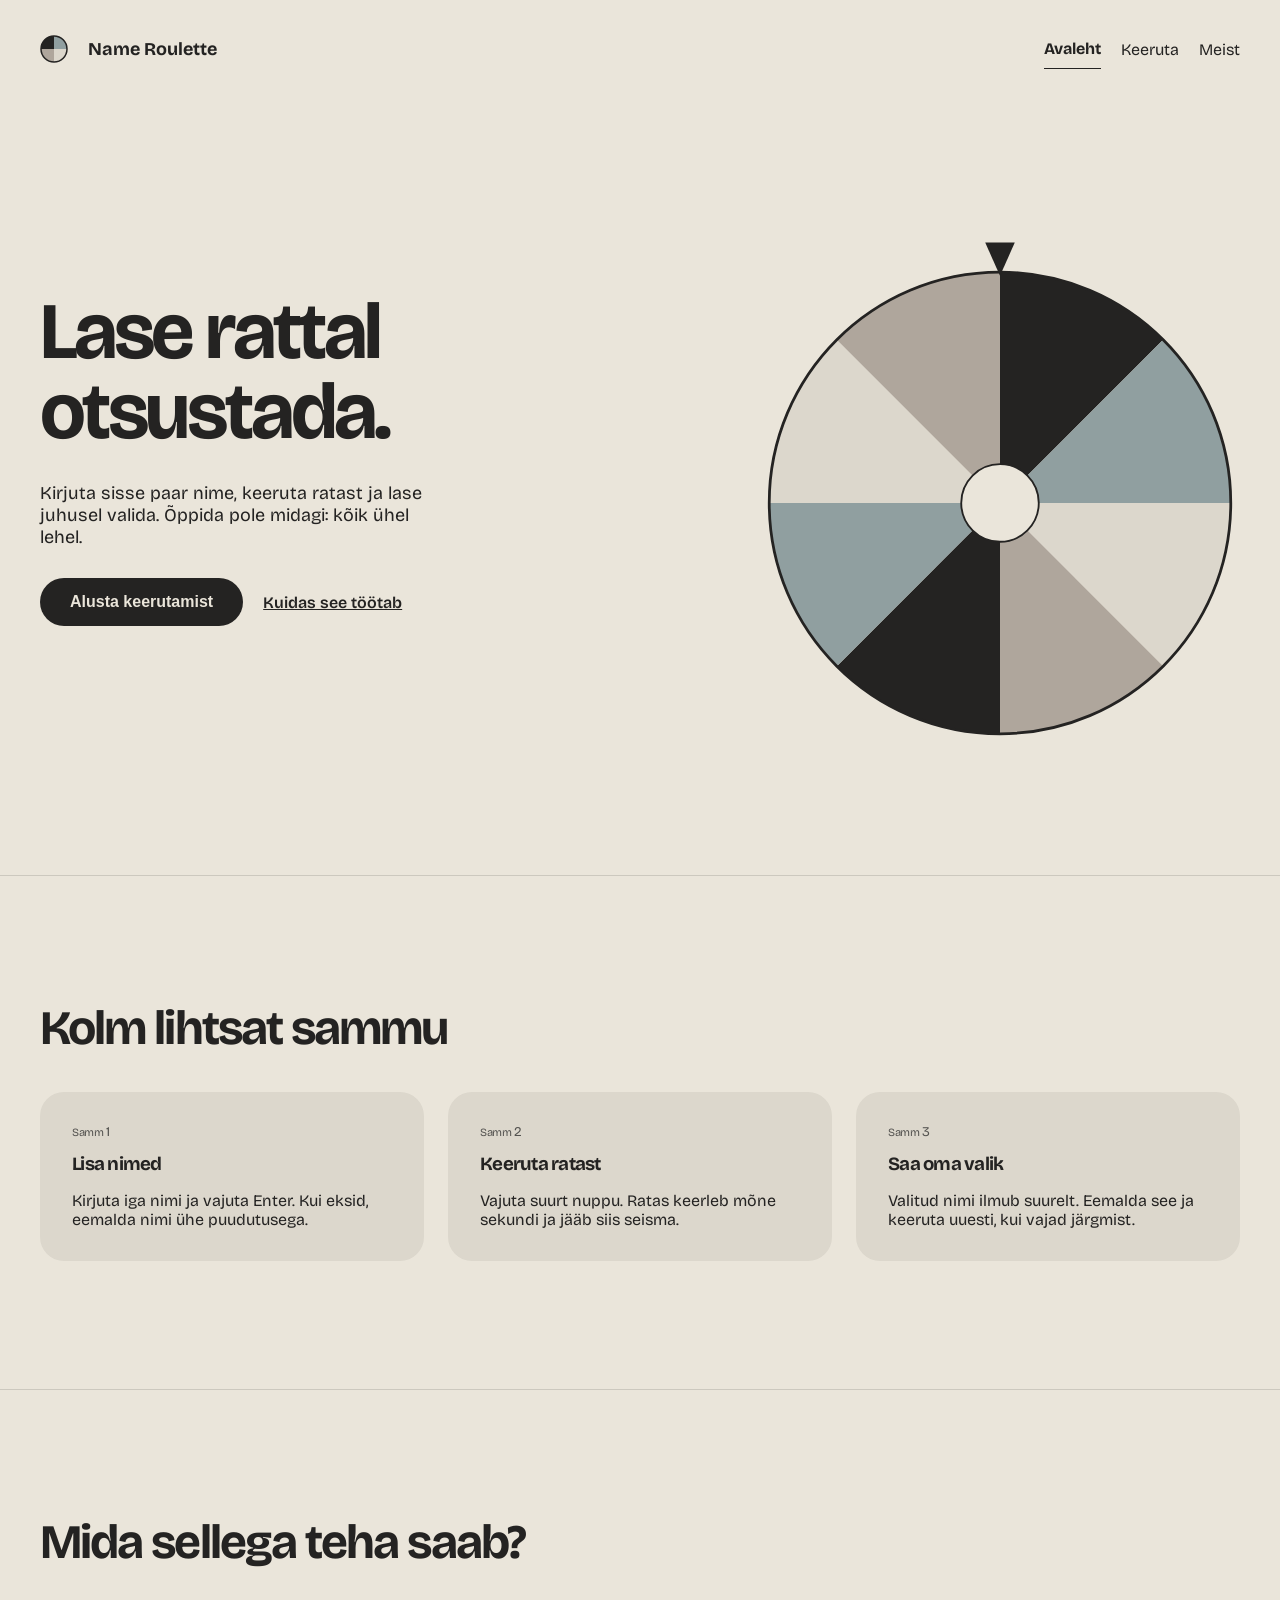
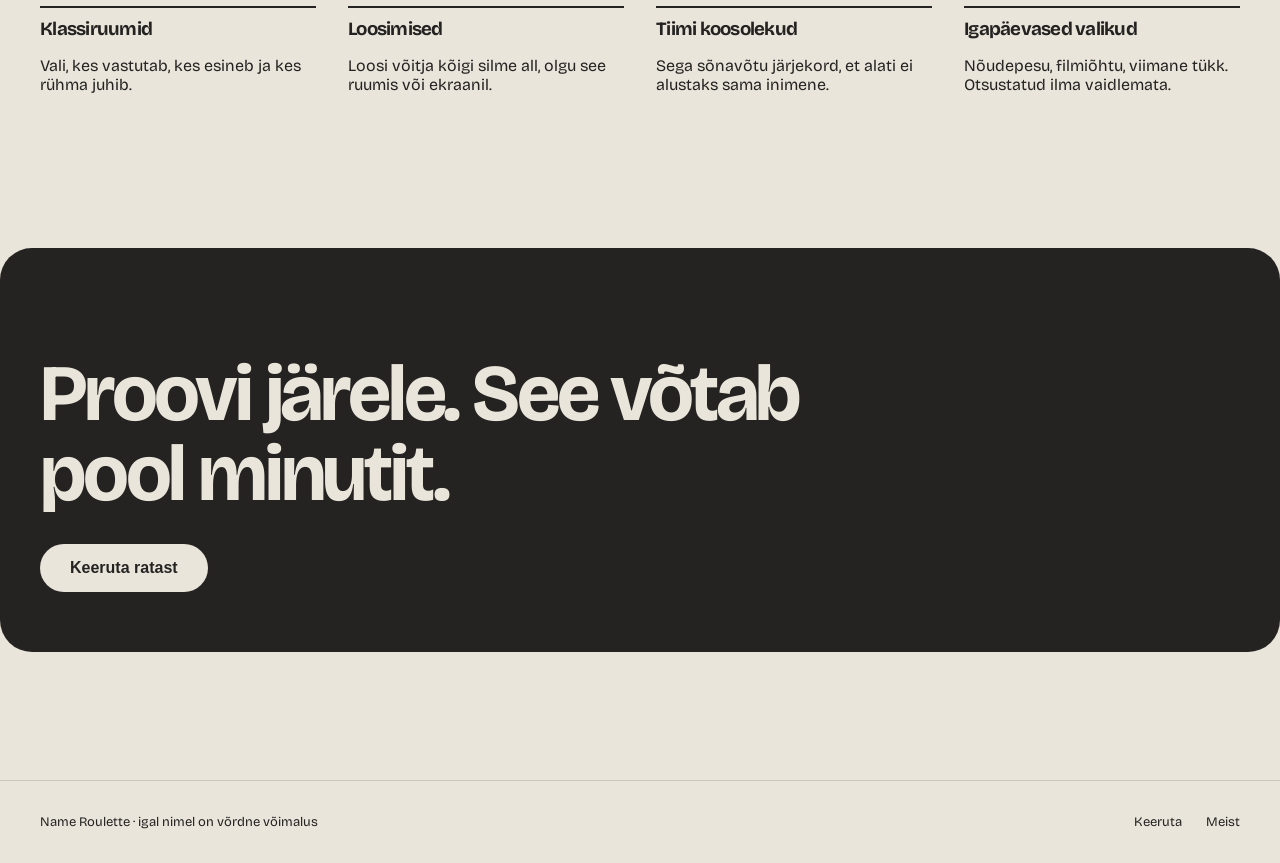
<file: public/index.html>
<!DOCTYPE html>
<html lang="et">
<head>
    <meta charset="UTF-8">
    <title>Name Roulette</title>
    <link rel="stylesheet" href="css/main.css">
    <meta name="viewport" content="width=device-width, initial-scale=1.0">
</head>
<body>
    <header>
        <div class="full-logo"><img src="./media/logo.svg" alt="Low fidelity roulette">
            <p>Name Roulette</p>
        </div>
        <div class="nav">
            <a class="active" href="">Avaleht</a>
            <a href="./main.html">Keeruta</a>
            <a href="./about.html">Meist</a>
        </div>
    </header>
    <section class="hero">
        <div class="h-left">
            <h1>Lase rattal otsustada.</h1>
            <p>Kirjuta sisse paar nime, keeruta ratast ja lase juhusel valida. Õppida pole midagi: kõik ühel lehel.</p>
            <div class="h-buttons">
                <!-- "cta" = call to action -->
                <button class="cta" id="cta-btn">
                    Alusta keerutamist
                </button>
                <a href="#howto">Kuidas see töötab</a>
            </div>
        </div>
        <div class="h-right">
            <!-- Teeb selle ka vajutavaks nupuks -> keeruta lehele -->
            <img src="./media/hero.svg" alt="depiction of a roulette">
        </div>
    </section>
    <div class="line"></div>
    <section id="howto" class="howto">
        <h2>Kolm lihtsat sammu</h2>
        <div class="howto-container">
            <div class="step">
                <p class="count"><span>Samm</span> 1</p>
                <h3>Lisa nimed</h3>
                <p class="inner">Kirjuta iga nimi ja vajuta Enter. Kui eksid, eemalda nimi ühe puudutusega.</p>
            </div>
            <div class="step">
                <p class="count"><span>Samm</span> 2</p>
                <h3>Keeruta ratast</h3>
                <p class="inner">Vajuta suurt nuppu. Ratas keerleb mõne sekundi ja jääb siis seisma.</p>
            </div>
            <div class="step">
                <p class="count"><span>Samm</span> 3</p>
                <h3>Saa oma valik</h3>
                <p class="inner">Valitud nimi ilmub suurelt. Eemalda see ja keeruta uuesti, kui vajad järgmist.</p>
            </div>
        </div>
    </section>
    <div class="line"></div>
    <section class="info">
        <h2>Mida sellega teha saab?</h2>
        <div class="info-container">
            <div class="step">
                <h3>Klassiruumid</h3>
                <p>Vali, kes vastutab, kes esineb ja kes rühma juhib.</p>
            </div>
            <div class="step">
                <h3>Loosimised</h3>
                <p>Loosi võitja kõigi silme all, olgu see ruumis või ekraanil.</p>
            </div>
            <div class="step">
                <h3>Tiimi koosolekud</h3>
                <p>Sega sõnavõtu järjekord, et alati ei alustaks sama inimene.</p>
            </div>
            <div class="step">
                <h3>Igapäevased valikud</h3>
                <p>Nõudepesu, filmiõhtu, viimane tükk. Otsustatud ilma vaidlemata.</p>
            </div>
        </div>
    </section>
    <section class="tryout">
        <!-- SEO ja dokumendi ligipääsetavuse hierarhia jaoks ei soovita siin h1 kasutada-->
        <h2 class="h1-style">Proovi järele. See võtab<br> pool minutit.</h2>
        <!-- inverted call to action -->
        <button class="cta-inv">Keeruta ratast</button>
    </section>
    <div class="line"></div>
    <footer>
        <p class="slogan">
            Name Roulette · igal nimel on võrdne võimalus
        </p>
        <div class="links">
            <a href="./main.html">Keeruta</a>
            <a href="./about.html">Meist</a>
        </div>
    </footer>
</body>
</html>
</file>
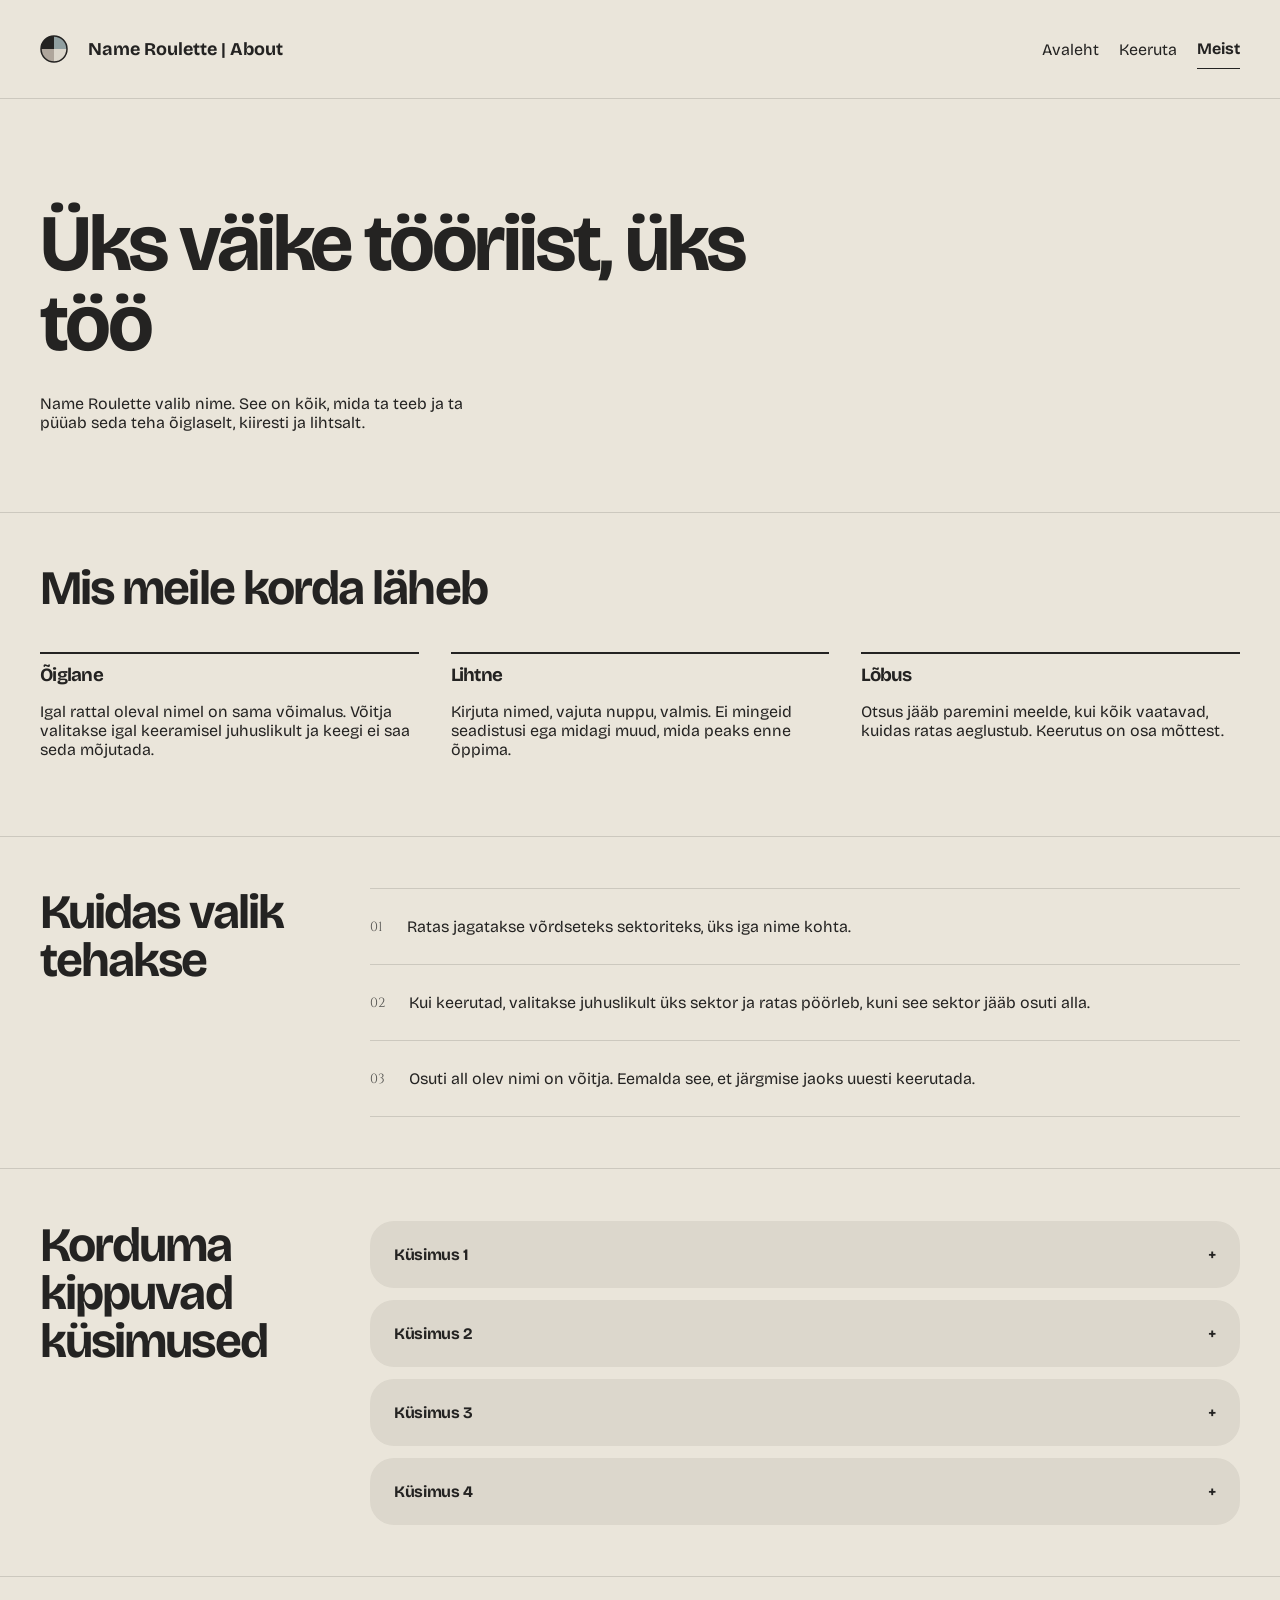
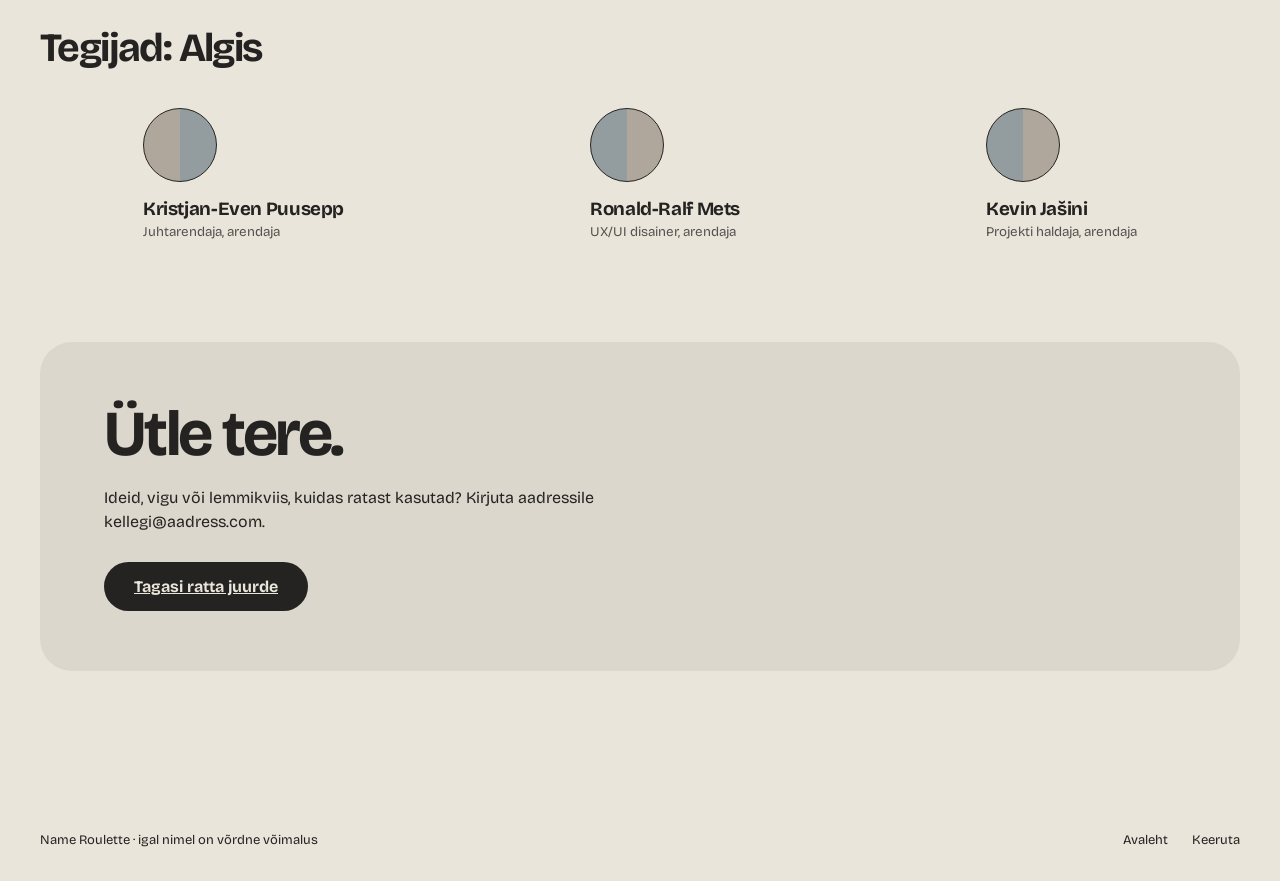
<file: public/about.html>
<!DOCTYPE html>
<html lang="et">
<head>
    <meta charset="UTF-8">
    <title>Name Roulette</title>
    <link rel="stylesheet" href="css/main.css">
    <meta name="viewport" content="width=device-width, initial-scale=1.0">
</head>
<body>
    <header>
        <div class="full-logo"><img src="./media/logo.svg" alt="Low fidelity roulette">
            <p>Name Roulette | About</p>
        </div>
        <div class="nav">
            <a href="./index.html">Avaleht</a>
            <a href="./main.html">Keeruta</a>
            <a class="active" href="">Meist</a>
        </div>
    </header>
    <div class="line"></div>
    <section class="about-hero">
        <div class="h-left">
            <h1>Üks väike tööriist, üks <br>töö</h1>
            <p>Name Roulette valib nime. See on kõik, mida ta teeb ja ta <br>püüab seda teha õiglaselt, kiiresti ja lihtsalt.</p>
        </div>
    </section>
    <div class="line"></div>
    <section class="about-info">
        <h2>Mis meile korda läheb</h2>
        <div class="about-info-container">
            <div class="step">
                <h3>Õiglane</h3>
                <p>Igal rattal oleval nimel on sama võimalus. Võitja valitakse igal keeramisel juhuslikult ja keegi ei saa seda mõjutada.</p>
            </div>
            <div class="step">
                <h3>Lihtne</h3>
                <p>Kirjuta nimed, vajuta nuppu, valmis. Ei mingeid seadistusi ega midagi muud, mida peaks enne õppima.</p>
            </div>
            <div class="step">
                <h3>Lõbus</h3>
                <p>Otsus jääb paremini meelde, kui kõik vaatavad, kuidas ratas aeglustub. Keerutus on osa mõttest.</p>
            </div>
        </div>
    </section>
    <div class="line"></div>
    <section class="process">
        <h2>Kuidas valik tehakse</h2>
        <ol class="process-list">
            <li>
                <span class="number">01</span>
                <p>Ratas jagatakse võrdseteks sektoriteks, üks iga nime kohta.</p>
            </li>
            <li>
                <span class="number">02</span>
                <p>Kui keerutad, valitakse juhuslikult üks sektor ja ratas pöörleb, kuni see sektor jääb osuti alla.</p>
            </li>
            <li>
                <span class="number">03</span>
                <p>Osuti all olev nimi on võitja. Eemalda see, et järgmise jaoks uuesti keerutada.</p>
            </li>
        </ol>
    </section>
    <div class="line"></div>
    <section class="faq">
        <h2>Korduma kippuvad küsimused</h2>
        <div class="faq-list">
            <details class="faq-item">
                <summary>Küsimus 1</summary>
                <p>Vastus 1</p>
            </details>
            <details class="faq-item">
                <summary>Küsimus 2</summary>
                <p>Vastus 2</p>
            </details>
            <details class="faq-item">
                <summary>Küsimus 3</summary>
                <p>Vastus 3</p>
            </details>
            <details class="faq-item">
                <summary>Küsimus 4</summary>
                <p>Vastus 4</p>
            </details>
        </div>
    </section>
    <div class="line"></div>
    <section class="team">
        <h2>Tegijad: Algis</h2>
        <div class="team-list">
            <div class="member">
                <div class="avatar"></div>
                <h3>Kristjan-Even Puusepp</h3>
                <p>Juhtarendaja, arendaja</p>
            </div>
            <div class="member">
                <div class="avatar flip"></div>
                <h3>Ronald-Ralf Mets</h3>
                <p>UX/UI disainer, arendaja</p>
            </div>
            <div class="member">
                <div class="avatar flip"></div>
                <h3>Kevin Jašini</h3>
                <p>Projekti haldaja, arendaja</p>
            </div>
        </div>
    </section>
    <section class="contact">
        <div class="contact-card">
            <h2>Ütle tere.</h2>
            <p>Ideid, vigu või lemmikviis, kuidas ratast kasutad? Kirjuta aadressile kellegi@aadress.com.</p>
            <a class="cta" href="/public/main.html">Tagasi ratta juurde</a>
        </div>
    </section>
    <footer>
        <p class="slogan">
            Name Roulette · igal nimel on võrdne võimalus
        </p>
        <div class="links">
            <a href="./index.html">Avaleht</a>
            <a href="./main.html">Keeruta</a>
        </div>
    </footer>
</body>
</html>
</file>
<file: public/css/main.css>
@import url('https://fonts.googleapis.com/css2?family=Bricolage+Grotesque:opsz,wght@12..96,200..800&family=Cinzel:wght@400..900&display=swap');

body {
    font-family: 'Bricolage Grotesque', sans-serif;
    font-optical-sizing: auto;
    font-style: normal;


    max-width: 1400px;
    display: flex;
    flex-direction: column;
    margin: auto;
    background-color: #EAE5DA;
    color: #242322;
    overflow-x: hidden;

}
header {
    display: flex;
    align-items: center;
    justify-content: space-between;
    padding: 20px 40px;
}
.full-logo {
    display: flex;
    flex-direction: row;
    align-items: center;
    gap: 20px;
}
.full-logo p {
    font-weight: bold;
    font-size: large;
}
header .nav{
    display: flex;
    flex-direction: row;
    align-items: center;
    gap: 20px;
}
header .nav a {
    text-decoration: none;
    color: inherit;
}
header .nav a.active {
    border-bottom: 1px solid;
    padding-bottom: 10px;
    transform: translatey(5px);
    font-weight: bold;
}
.hero {
    display: flex;
    flex-direction: row;
    padding: 0 40px;
    justify-content: space-between;
    margin-top: 10%;
    padding-bottom: 10%;
}
.hero .h-left {
    max-width: 400px;
}
h1 {
    font-size: 5em;
    line-height: 1;
    letter-spacing: -0.04em;
    margin-bottom: 30px;
}
.h1-style {
    font-size: 5em;
    line-height: 1;
    letter-spacing: -0.04em;
    margin-bottom: 30px;
}
h2 {
    font-size: 3em;
    line-height: 1;
    letter-spacing: -0.04em;
}

.hero .h-left p {
    font-size: large;
}
.cta {
    padding: 15px 30px;
    border-radius: 100px;
    font-size: inherit;
    background-color: #242322;
    color: #EAE5DA;
    border: none;
    cursor: pointer;
    font-weight: bold;

}
.hero .h-buttons {
    display: flex;
    flex-direction: row;
    align-items: center;
    margin-top: 30px;
}
.hero .h-buttons a{
    color: inherit;
    margin: 0 20px;
    font-weight: 600;
}
.hero .h-right img {
    width: 480px;
}

.line {
    width: 100%;
    height: 1px;
    background: #CCC8BE;
}
.howto {
    padding: 10% 40px;
}

.howto-container {
    display: flex;
    align-items: center;
    justify-content: center;
    gap: 24px;
}

.step {
    display: flex;
    flex-direction: column;
    background-color: #DCD7CC;
    padding: 32px;
    border-radius: 24px;
    width: 100%;
}

.howto h3 {
    margin: 0;
    letter-spacing: -0.04em;
}
.howto h2 {
    margin-top: 0;
}
.howto-container .step span {
    color: #545350;
    font-size: smaller;
    letter-spacing: -0.04em;
}
.howto-container .step .count {
    color: #545350;
    font-size: smaller;
    margin-top: 0;
}
.howto-container .inner {
    margin-bottom: 0;
}
.info {
    padding: 10% 40px;
}
.info h2 {
    margin-top: 0;
}
.info h3 {
    margin: 0;
    letter-spacing: -0.04em;
}
.info-container {
    display: flex;
    flex-direction: row;
    align-items: flex-start;
    gap: 32px;
}
.info .step {
    background: none;
    border-top: 2px solid;
    border-radius: 0;
    padding: 10px 0;
}
.tryout {
    display: flex;
    flex-direction: column;
    align-items: flex-start;
    border-radius: 32px;
    background-color: #242322;
    color: #EAE5DA;
    padding: 40px;
    margin-bottom: 10%;
    padding-bottom: 60px;
}
.cta-inv {
    padding: 15px 30px;
    border-radius: 100px;
    font-size: inherit;
    background-color: #EAE5DA;
    color: #242322;
    border: none;
    cursor: pointer;
    font-weight: bold;
}

footer {
    display: flex;
    justify-content: space-between;
    align-items: center;
    padding: 20px 40px;
    font-size: small;
}

footer a {
    text-decoration: none;
    color: inherit;
}
footer .links {
    display: flex;
    gap: 24px;
}

/* ABOUT PAGE*/
.about-hero {
    padding: 3% 40px 5%;
}

.about-info {
    padding: 4% 40px;
}
.about-info h2 {
    margin-top: 0;
}
.about-info h3 {
    margin: 0;
    letter-spacing: -0.04em;
}
.about-info-container {
    display: flex;
    flex-direction: row;
    align-items: flex-start;
    gap: 32px;
}
.about-info .step {
    background: none;
    border-top: 2px solid;
    border-radius: 0;
    padding: 10px 0;
}
.process {
    display: grid;
    grid-template-columns: 1fr 3fr;
    gap: 40px;
    align-items: start;
    padding: 4% 40px;
}
.process h2 {
    margin: 0;
}
.process-list {
    list-style: none;
    margin: 0;
    padding: 0;
    border-bottom: 1px solid #CCC8BE;
}
.process-list li {
    display: flex;
    align-items: center;
    gap: 24px;
    padding: 28px 0;
    border-top: 1px solid #CCC8BE;
}
.process-list .number {
    font-family: 'Cinzel', serif;
    font-size: smaller;
    color: #545350;
}
.process-list p {
    margin: 0;
}
.faq {
    display: grid;
    grid-template-columns: 1fr 3fr;
    gap: 40px;
    align-items: start;
    padding: 4% 40px;
}
.faq h2 {
    margin: 0;
}
.faq-list {
    display: flex;
    flex-direction: column;
    gap: 12px;
}
.faq-item {
    background-color: #DCD7CC;
    border-radius: 24px;
    padding: 0;
    overflow: hidden;
    transition: background-color 0.2s;
}
.faq-item[open] {
background-color: #D3CEC2;
}
@media (hover: hover) {
    .faq-item:hover {
        background-color: #D3CEC2;
    }
}
.faq-item:hover,
.faq-item[open] {
    background-color: #D3CEC2;
}
.faq-item summary {
    display: flex;
    justify-content: space-between;
    align-items: center;
    font-weight: bold;
    letter-spacing: -0.02em;
    cursor: pointer;
    list-style: none;
    padding: 24px;
}
.faq-item summary::after {
    content: "+";
}
.faq-item summary::-webkit-details-marker {
    display: none;
}
.faq-item[open] summary::after {
    content: "−";
}
.faq-item p {
    margin: 0;
    padding: 0 24px 24px;
    color: #545350;
    font-size: smaller;
}
.team {
    padding: 4% 40px;
}
.team h2 {
    margin: 0 0 40px;
    font-size: 2.5em;
}
.team-list {
    display: flex;
    justify-content: space-around;
    gap: 40px;
}
.member .avatar {
    width: 72px;
    height: 72px;
    border-radius: 50%;
    border: 1.5px solid #242322;
    background: linear-gradient(90deg, #AFA79C 50%, #939DA0 50%);
    margin-bottom: 16px;
}
.member .avatar.flip {
    background: linear-gradient(90deg, #939DA0 50%, #AFA79C 50%);
}
.member h3 {
    margin: 0 0 4px;
    letter-spacing: -0.02em;
}
.member p {
    margin: 0;
    font-size: smaller;
    color: #545350;
}
.contact {
    padding: 4% 40px 10%;
}
.contact-card {
    display: flex;
    flex-direction: column;
    align-items: flex-start;
    background-color: #DCD7CC;
    border-radius: 32px;
    padding: 60px 64px;
}
.contact-card h2 {
    font-size: 4em;
    margin: 0 0 20px;
}
.contact-card p {
    max-width: 500px;
    margin: 0 0 28px;
    line-height: 1.5;
}

/*MOBILE*/

@media (max-width: 999px) {
    .hero .h-right img {
        width: 380px;

    }
}

@media (max-width: 800px) {
    body {
    }

    .hero .h-right img {
        width: 380px;
        transform: translateX(40%);
        position: absolute;
        right: 0;
        z-index: -1;
        filter: opacity(0.2) blur(2px);
    }

    .howto-container {
        flex-direction: column;
        gap: 10px;
    }

    .howto-container .step {
        width: auto;
    }

    .howto-container > div:nth-child(1) {
        transform: translate(-10px, 0);
    }

    .howto-container > div:nth-child(2) {
        transform: translate(10px, 0);
    }

    .howto-container > div:nth-child(3) {
        transform: translate(30px, 0);
    }

    .info-container {
        flex-direction: column;

    }

    .full-logo p {
        display: none;
    }

    .hero .h-buttons a {
        margin-right: 0;

    }

        .about-hero h1 {
        font-size: 3em;
    }
    .about-hero {
        padding-left: 20px;
        padding-right: 20px;
    }

    .about-info h2,
    .process h2,
    .faq h2 {
        font-size: 2em;
    }

    .about-info,
    .process,
    .faq,
    .team,
    .contact {
        padding-left: 20px;
        padding-right: 20px;
    }

    .process-list li {
        align-items: flex-start;
        gap: 16px;
        padding: 20px 0;
    }

    .team h2 {
        font-size: 2em;
    }

    .about-info-container {
        flex-direction: column;
    }

    .process {
        grid-template-columns: 1fr;
        gap: 24px; 
    }

    .faq {
        grid-template-columns: 1fr;
        gap: 24px;
    }

    .team-list {
        flex-direction: column;
        gap: 32px;
    }

    .contact-card {
        padding: 40px 24px;
    }
    .contact-card h2 {
        font-size: 3em;
    }
}


/*main.html*/

.roulette-page,
.roulette-page * {
    box-sizing: border-box;
}

.roulette-page button,
.roulette-page input {
    font: inherit;
}

.roulette-page button {
    cursor: pointer;
}

.roulette-page {
    display: grid;
    grid-template-columns: minmax(0, 410px) minmax(0, 510px);
    gap: 80px;
    align-items: start;

    width: 100%;
    max-width: 1080px;

    margin: 0 auto;
    padding: 115px 40px 125px;
}

/*vasak pool*/

.roulette-page .roulette-info h1 {
    font-size: 58px;
    line-height: 1.05;
    letter-spacing: -0.05em;
    margin: 0 0 16px;
    white-space: nowrap;
}

.roulette-intro {
    font-size: 17px;
    margin: 0;
    line-height: 1.5;
}

/*lühike juhend*/

.roulette-instructions {
    list-style: none;
    display: flex;
    flex-direction: column;
    gap: 12px;

    padding: 0;
    margin: 28px 0;
}

.roulette-instructions li {
    display: flex;
    align-items: center;
    gap: 12px;
    font-size: 15px;
}

.instruction-num {
    display: flex;
    justify-content: center;
    align-items: center;

    width: 24px;
    height: 24px;
    flex-shrink: 0;

    border-radius: 50%;
    background-color: #DCD7CC;
    color: #545350;

    font-size: 12px;
    font-weight: bold;
}

/*nime lisamine*/

.names-editor label {
    display: block;
    margin-bottom: 8px;
    font-size: 16px;
    font-weight: bold;
}

.name-entry {
    display: flex;
    gap: 10px;
    width: 100%;
}

.name-entry input {
    flex: 1;
    min-width: 0;
    height: 50px;

    padding: 0 15px;
    border: 2px solid #242322;
    border-radius: 12px;
    outline: none;

    background: transparent;
    color: #242322;
}

.name-entry input:focus {
    border-color: #939DA0;
}

.add-button {
    padding: 0 23px;
    border: none;
    border-radius: 12px;

    background-color: #242322;
    color: #EAE5DA;

    font-weight: bold;
}

.name-hint {
    margin: 8px 0 0;
    color: #545350;
    font-size: 12px;
}

/*Nimekirja pealkiri ja nupud */

.names-header {
    display: flex;
    justify-content: space-between;
    align-items: center;
    gap: 12px;

    margin-top: 28px;
    margin-bottom: 15px;
}

.roulette-page .names-header h2 {
    margin: 0;
    font-size: 16px;
    letter-spacing: normal;
    font-weight: bold;
}

.names-actions {
    display: flex;
    gap: 16px;
}

.text-button {
    padding: 0;
    border: none;
    background: none;

    color: #545350;
    font-size: 13px !important;
    text-decoration: underline;
    cursor: pointer;
}

/*nimede nimekiri*/

.names-list {
    display: flex;
    flex-direction: column;
    gap: 7px;

    list-style: none;
    margin: 0;
    padding: 0;
}

.name-item {
    display: flex;
    align-items: center;
    gap: 18px;

    min-height: 48px;
    padding: 0 16px;

    background-color: #DCD7CC;
    border-radius: 12px;
}

.name-index {
    min-width: 24px;
    font-family: 'Cinzel', serif;
    font-size: 12px;
    color: #545350;
}

.person-name {
    font-size: 16px;
    font-weight: 700;
}

.remove-name {
    margin-left: auto;
    border: none;
    background: none;
    color: #242322;
    font-size: 20px !important;
}

/*parem pool*/

.roulette-game {
    display: flex;
    flex-direction: column;
    align-items: center;
    gap: 42px;
    min-width: 0;
}

/*loosiratas*/
.wheel-holder {
    display: flex;
    flex-direction: column;
    align-items: center;
}
.wheel-holder img {
    height: 30px;
    margin-bottom: -10px;
    z-index: 999;
}
#wheel-canvas {
    border-radius: 50%;
}

.roulette-wheel {
    position: relative;
    width: 100%;
    aspect-ratio: 1;

    border: 2px solid #242322;
    border-radius: 50%;
    overflow: hidden;

    background: conic-gradient(
        from 0deg,
        #242322 0deg 60deg,
        #939DA0 60deg 120deg,
        #EAE5DA 120deg 180deg,
        #AFA79C 180deg 240deg,
        #242322 240deg 300deg,
        #939DA0 300deg 360deg
    );
}

/*Ratta nool*/

.wheel-pointer {
    position: absolute;
    z-index: 2;
    top: -16px;
    left: 50%;

    width: 0;
    height: 0;

    transform: translateX(-50%);

    border-left: 10px solid transparent;
    border-right: 10px solid transparent;
    border-top: 20px solid #242322;
}

/*nimed ratta peal*/

.wheel-label {
    position: absolute;
    font-size: 21px;
    font-weight: 800;
    white-space: nowrap;
    line-height: 1;
}

.label-aino {
    left: 60%;
    top: 28%;
    transform: translate(-50%, -50%) rotate(-60deg);
    color: #EAE5DA;
}

.label-mart {
    left: 71%;
    top: 50%;
    transform: translate(-50%, -50%);
    color: #242322;
}

.label-liisa {
    left: 60%;
    top: 72%;
    transform: translate(-50%, -50%) rotate(60deg);
    color: #242322;
}

.label-jaan {
    left: 40%;
    top: 72%;
    transform: translate(-50%, -50%) rotate(-60deg);
    color: #242322;
}

.label-kadri {
    left: 29%;
    top: 50%;
    transform: translate(-50%, -50%) rotate(180deg);
    color: #EAE5DA;
}

.label-tonu {
    left: 40%;
    top: 28%;
    transform: translate(-50%, -50%) rotate(60deg);
    color: #242322;
}

/*ratta ring*/

.wheel-center {
    position: absolute;
    top: 50%;
    left: 50%;

    width: 14%;
    aspect-ratio: 1;

    transform: translate(-50%, -50%);

    border-radius: 50%;
    border: 2px solid #242322;
    background-color: #EAE5DA;
}

/*spin nupp*/

.spin-button {
    min-width: 260px;
    font-size: 18px;
}

/*kui see läheb err lugema siis õppejõud -rep*/
dialog:-internal-dialog-in-top-layer::backdrop {
    backdrop-filter: blur(2px);
    background-color: #24232240;
}
#winner-modal:open {
    background-color: #EAE5DA;
    padding: 20px;
    border-radius: 24px;
    min-width: 300px;
    min-height: 200px;
    border: 1px solid;
    filter: drop-shadow(1px 2px 3px #24232240);
    /* border: none; */
    display: flex;
    flex-direction: column;
    align-items: center;
    justify-content: space-between;
    color: #242322;
}
#winner-modal p {
    font-size: 32px;
    font-weight: bold;
    margin: auto;
}
#winner-modal button {

}

/*nuppude efektid*/

@media (hover: hover) {
    .add-button:hover,
    .spin-button:hover {
        background-color: #3b3937;
    }

    .remove-name:hover,
    .text-button:hover {
        opacity: 0.6;
    }
}

/*Tahvelarvuti vaade*/

@media (max-width: 1100px) {

    .roulette-page {
        grid-template-columns: minmax(0, 1fr) minmax(0, 1fr);
        gap: 40px;
        padding-top: 80px;
    }

    .roulette-page .roulette-info h1 {
        font-size: clamp(36px, 5vw, 58px);
    }

    .wheel-label {
        font-size: clamp(15px, 2vw, 21px);
    }
}

/*Telefoni vaade*/

@media (max-width: 800px) {

    .roulette-page {
        display: flex;
        flex-direction: column;
        gap: 65px;

        padding: 65px 20px 90px;
        max-width: 520px;
    }

    .roulette-info,
    .roulette-game {
        width: 100%;
    }

    .roulette-page .roulette-info h1 {
        font-size: clamp(38px, 9vw, 56px);
        white-space: normal;
    }

    .roulette-intro {
        font-size: 16px;
    }

    .roulette-game {
        gap: 35px;
    }

    .wheel-holder {
        max-width: 440px;
    }

    .wheel-label {
        font-size: clamp(13px, 4vw, 21px);
    }

    .names-header {
        flex-wrap: wrap;
    }
}

@media (max-width: 380px) {

    .roulette-page {
        padding-left: 16px;
        padding-right: 16px;
    }

    .roulette-instructions li {
        font-size: 13px;
    }

    .names-actions {
        gap: 10px;
    }
}
</file>
